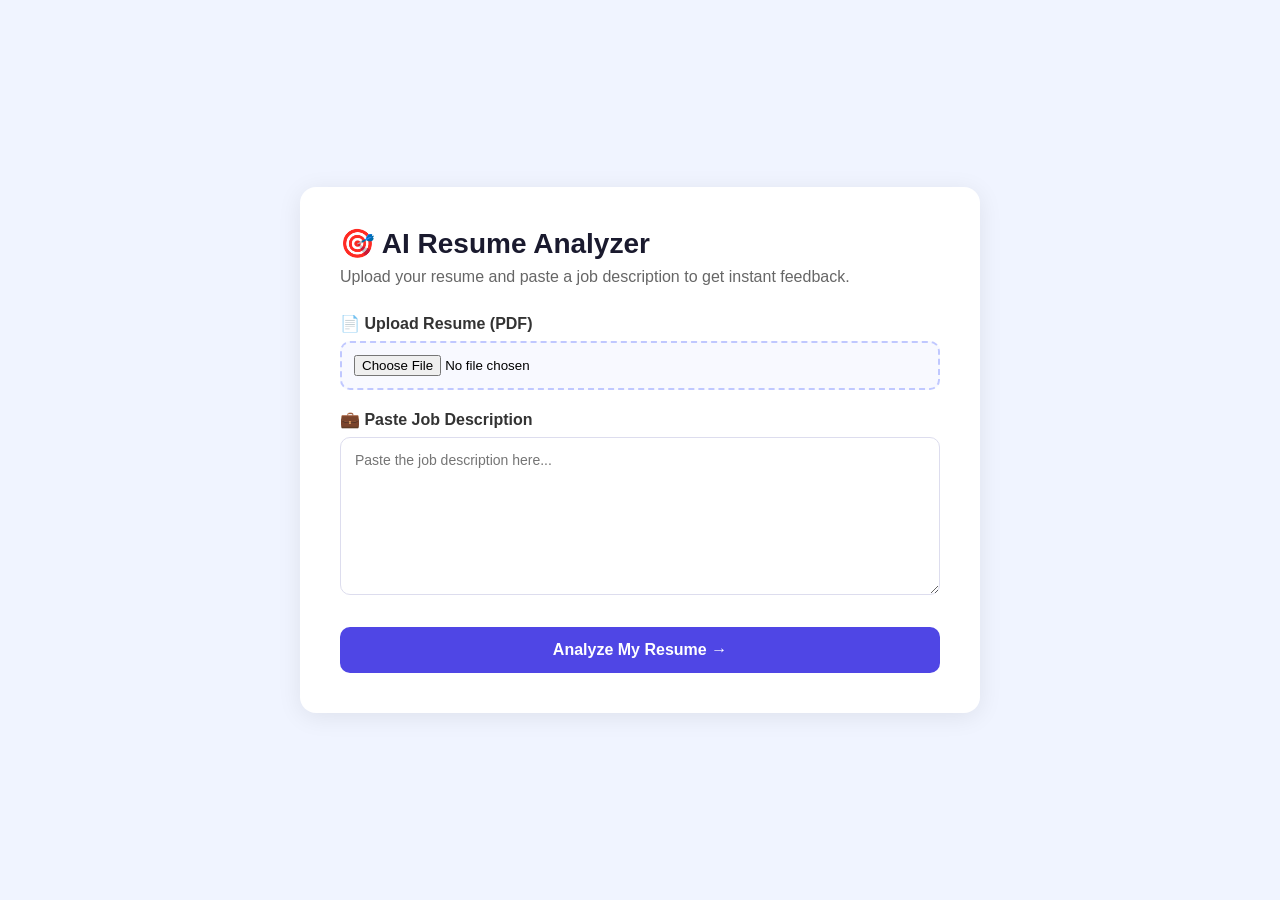
<file: templates/index.html>
<!DOCTYPE html>
<html lang="en">
<head>
    <meta charset="UTF-8">
    <title>Resume Analyzer</title>
    <link rel="stylesheet" href="/static/style.css">
</head>
<body>
    <div class="container">
        <h1>🎯 AI Resume Analyzer</h1>
        <p>Upload your resume and paste a job description to get instant feedback.</p>
        
        <form action="/analyze" method="POST" enctype="multipart/form-data">
            <div class="box">
                <label>📄 Upload Resume (PDF)</label>
                <input type="file" name="resume" accept=".pdf" required>
            </div>

            <div class="box">
                <label>💼 Paste Job Description</label>
                <textarea name="jd" rows="8" 
                placeholder="Paste the job description here..." required></textarea>
            </div>

            <button type="submit">Analyze My Resume →</button>
        </form>
    </div>
</body>
</html>
</file>
<file: static/style.css>
* { margin: 0; padding: 0; box-sizing: border-box; }

body {
    font-family: 'Segoe UI', sans-serif;
    background: #f0f4ff;
    min-height: 100vh;
    display: flex;
    align-items: center;
    justify-content: center;
    padding: 40px 20px;
}

.container {
    background: white;
    padding: 40px;
    border-radius: 16px;
    max-width: 680px;
    width: 100%;
    box-shadow: 0 4px 24px rgba(0,0,0,0.08);
}

h1 { font-size: 28px; margin-bottom: 8px; color: #1a1a2e; }
p  { color: #666; margin-bottom: 28px; }

.box { margin-bottom: 20px; }

label {
    display: block;
    font-weight: 600;
    margin-bottom: 8px;
    color: #333;
}

input[type="file"] {
    width: 100%;
    padding: 12px;
    border: 2px dashed #c0c8ff;
    border-radius: 10px;
    background: #f8f9ff;
    cursor: pointer;
}

textarea {
    width: 100%;
    padding: 14px;
    border: 1.5px solid #dde;
    border-radius: 10px;
    font-size: 14px;
    resize: vertical;
    font-family: inherit;
}

button {
    width: 100%;
    padding: 14px;
    background: #4f46e5;
    color: white;
    border: none;
    border-radius: 10px;
    font-size: 16px;
    font-weight: 600;
    cursor: pointer;
    margin-top: 8px;
}

button:hover { background: #3730a3; }

.score-card {
    background: #f0f4ff;
    border-radius: 12px;
    padding: 20px;
    margin-bottom: 20px;
    text-align: center;
}

.score-number {
    font-size: 52px;
    font-weight: 700;
    color: #4f46e5;
}

.skills-list { display: flex; flex-wrap: wrap; gap: 8px; margin-top: 10px; }

.skill-tag {
    padding: 6px 14px;
    border-radius: 20px;
    font-size: 13px;
    font-weight: 500;
}

.found  { background: #dcfce7; color: #166534; }
.missing { background: #fee2e2; color: #991b1b; }

.section { margin-bottom: 28px; }
.section h3 { margin-bottom: 12px; color: #1a1a2e; }
</file>
